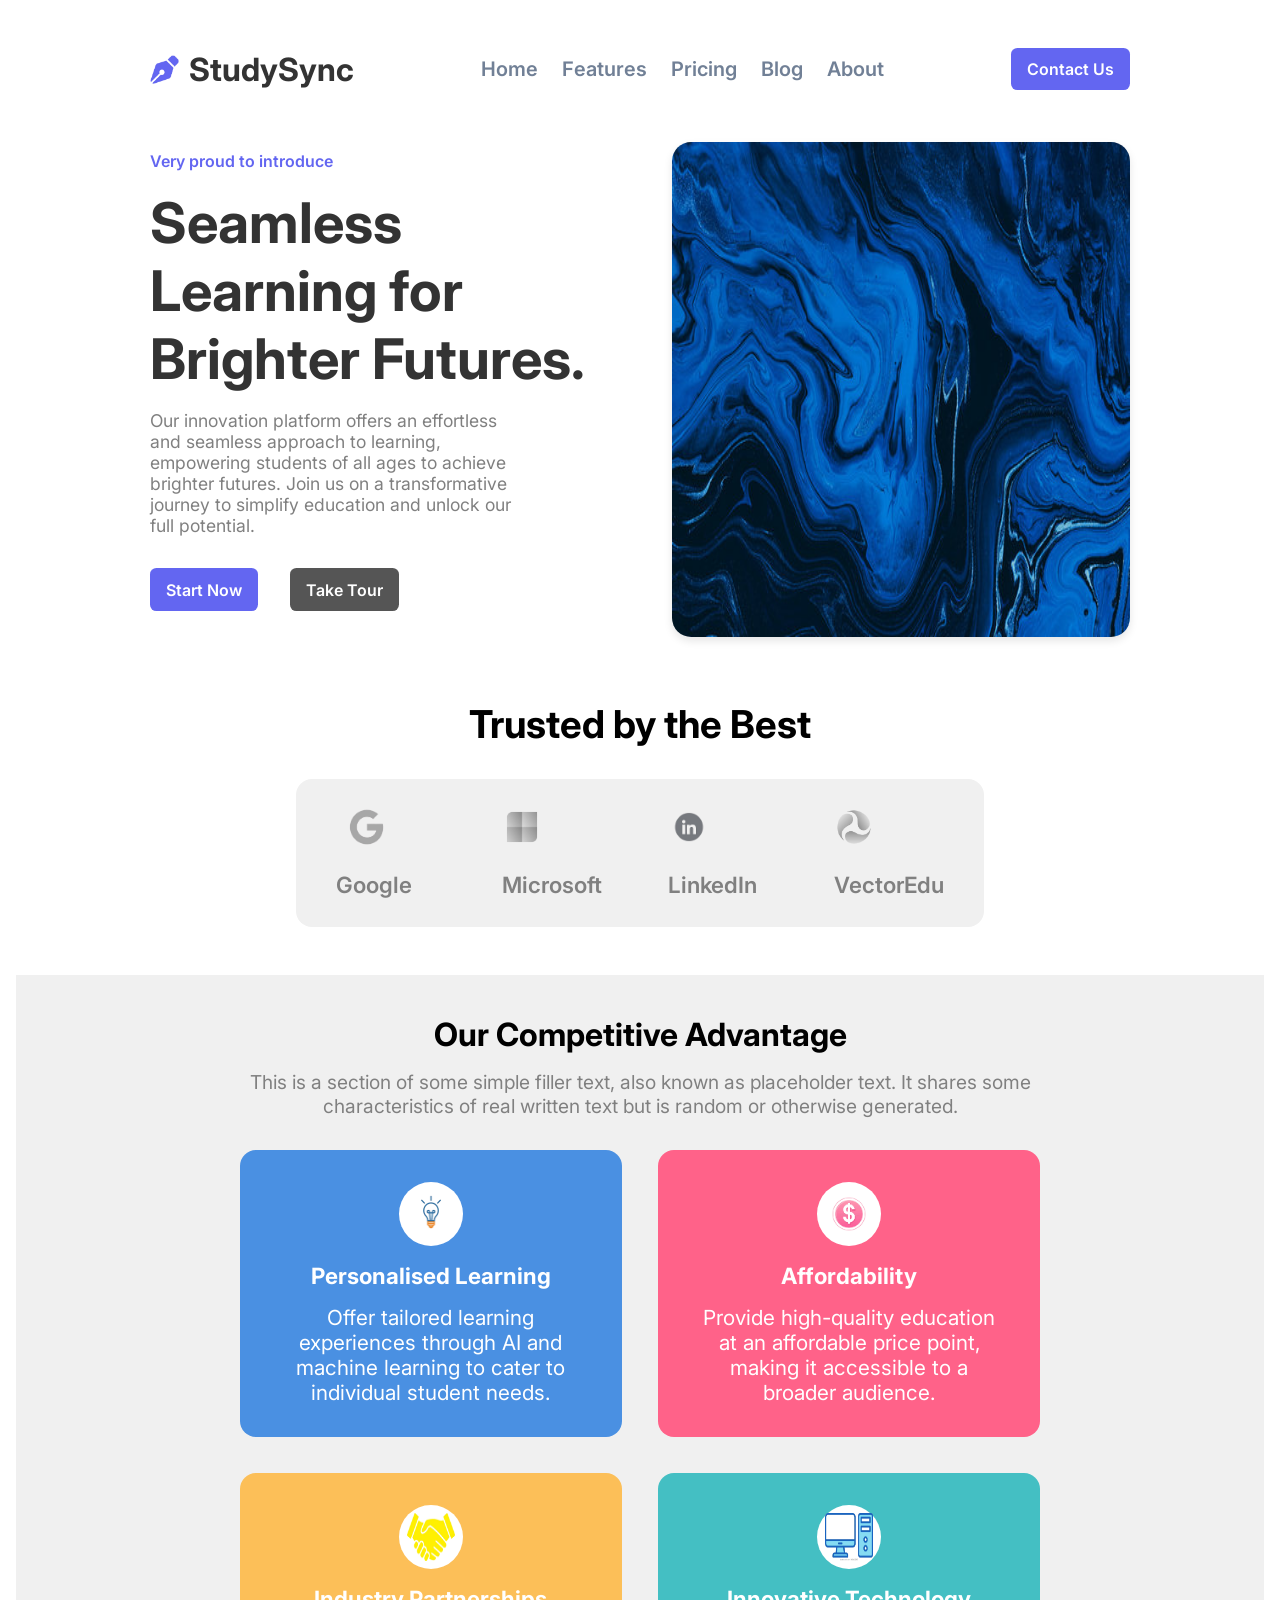
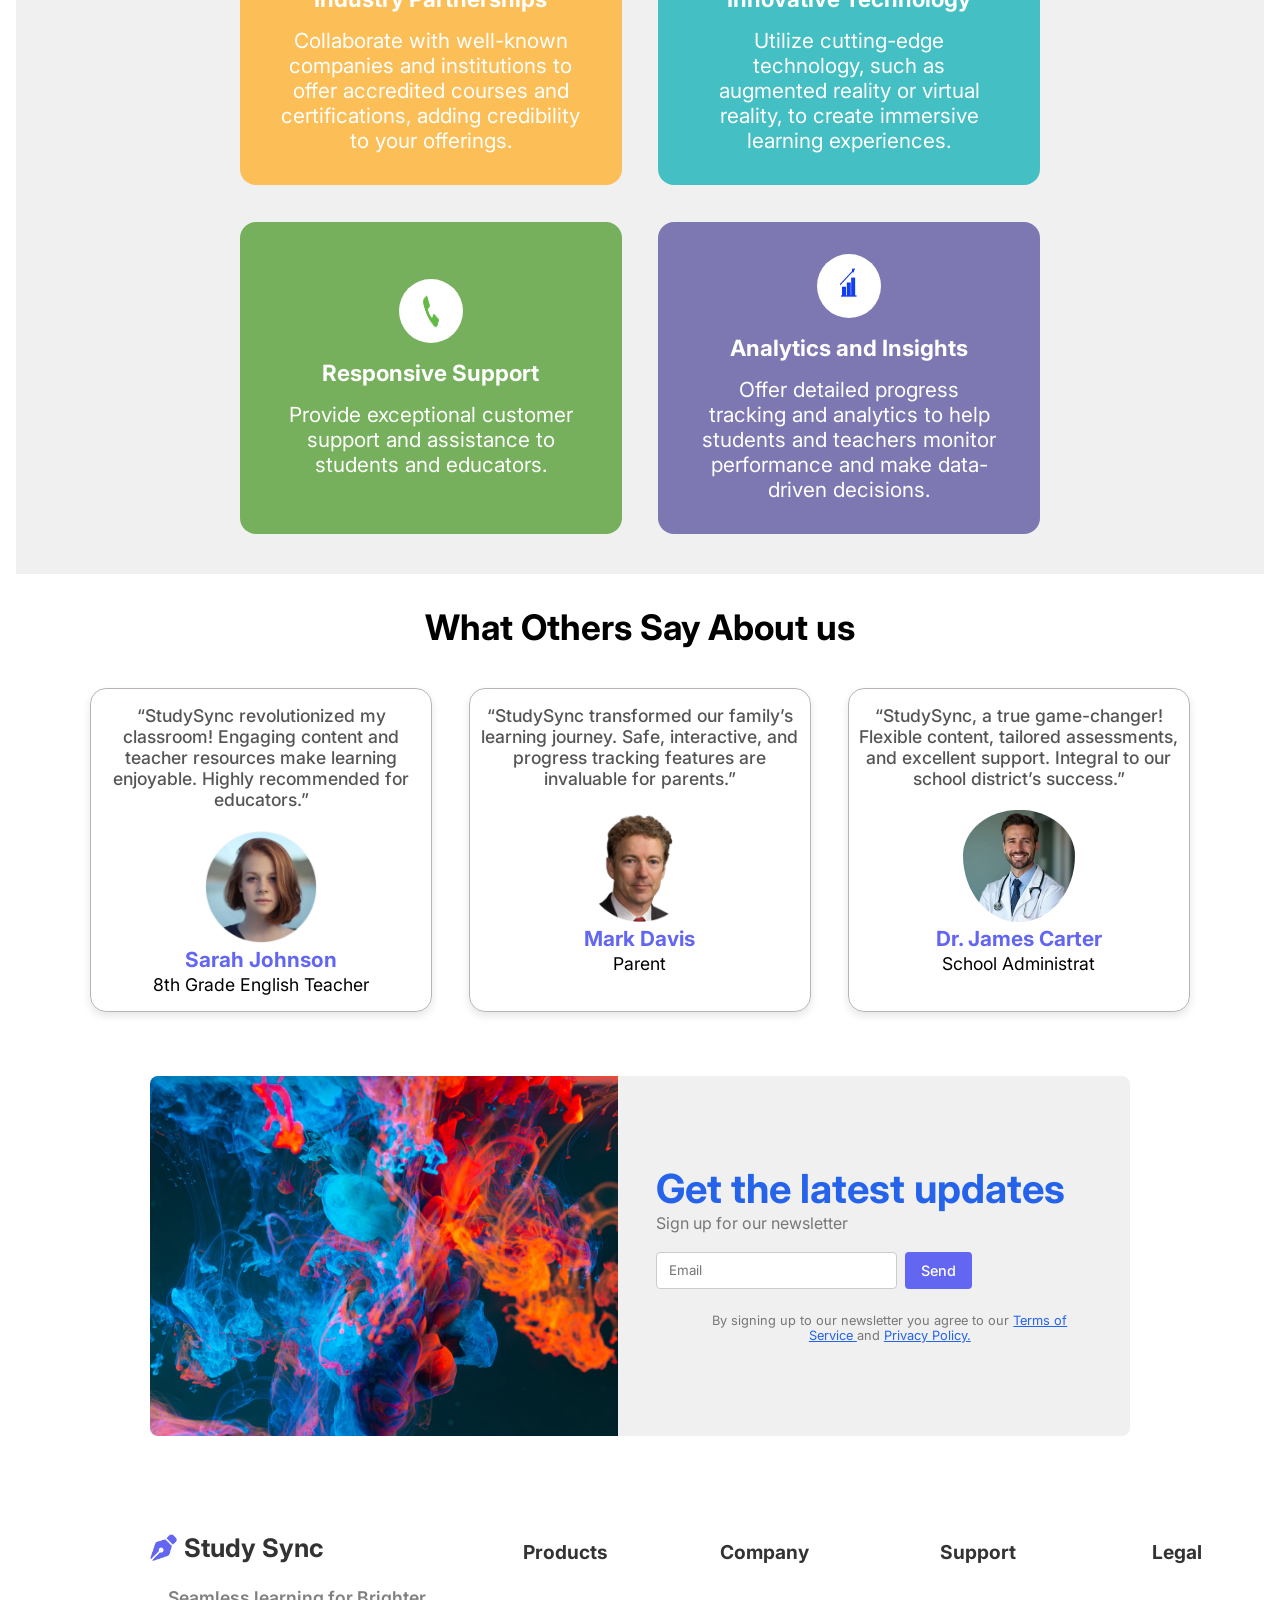
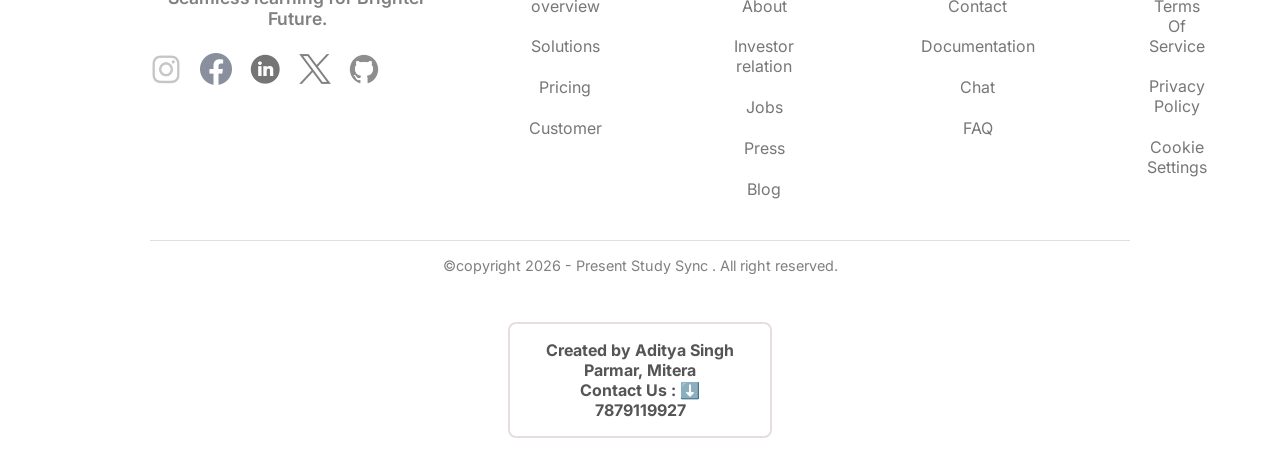
<file: index.html>
<!DOCTYPE html>
<html lang="en">

<head>
    <meta charset="UTF-8">
    <meta name="viewport" content="width=device-width, initial-scale=1.0">

    <title>Study Sync</title>

   <link rel="stylesheet" href="./StudySync.css">
</head>

<body>


    <div class="header">

        <header class="header-content">

            <!-- Logo -->
            <a href="#logo" class="logo">

                <img src="./files/logo/studysync.png"
                    width="21px"
                    alt="logoImage"
                    class="logo-icon">

                <span class="logo-text">StudySync</span>

            </a>


            <!-- Navigation -->
            <nav class="nav">

                <a href="#Home" class="nav-link">Home</a>

                <a href="#Features" class="nav-link">
                    Features
                </a>

                <a href="#Pricing" class="nav-link">
                    Pricing
                </a>

                <a href="#Blog" class="nav-link">
                    Blog
                </a>

                <a href="#About" class="nav-link">
                    About
                </a>

            </nav>


            <!-- Contact Button -->
            <a href="#Contact" class="contact-button">
                Contact Us
            </a>


            <!-- Menu Button -->
            <button class="menu-button">

                <img src="./files/logo/image.png"
                    class="menu-icon"
                    width="20px"
                    alt="Menu button">

            </button>

        </header>

    </div>
</html>
    <div class="content">

        <section class="main-section">


            <!-- Left Content -->

            <div class="left-content">

                <p class="section-label">
                    Very proud to introduce
                </p>


                <h2 class="section-title">
                    Seamless Learning for Brighter Futures.
                </h2>


                <p class="section-describtion">

                    Our innovation platform offers an effortless
                    and seamless approach to learning, empowering
                    students of all ages to achieve brighter futures.

                    Join us on a transformative journey to simplify
                    education and unlock our full potential.

                </p>


                <!-- Buttons -->

                <div class="button-group">

                    <a href="#start" class="start-button">
                        Start Now
                    </a>

                    <a href="#tour" class="tour-button">
                        Take Tour
                    </a>

                </div>

            </div>



            <!-- Right Content -->

            <div class="right-content">

                <div class="image-container">

                    <img src="/files/logo/image content.jpg"
                        class="section-images"
                        alt="content-images">

                </div>

            </div>


        </section>

    </div>

    <div class="company-container">

        <h2 class="company-title">
            Trusted by the Best
        </h2>


        <div class="company-grid">
            
            <div class="company-logo">

                <img src="/files/logo/logo_Google.png"
                    alt="Google"
                    class="img-svg">

                <span class="logo-companytext">
                    Google
                </span>

            </div>

            <div class="company-logo">

                <img src="/files/logo/logo_microsoft.png"
                    alt="Microsoft"
                    class="img-svg">

                <span class="logo-companytext">
                    Microsoft
                </span>

            </div>

            <div class="company-logo">

                <img src="/files/logo/logo_linkedin.png"
                    alt="LinkedIn"
                    class="img-svg">

                <span class="logo-companytext">
                    LinkedIn
                </span>

            </div>

            <div class="company-logo">

                <img src="/files/logo/vector_logo.png"
                    alt="VectorEdu"
                    class="img-svg">

                <span class="logo-companytext">
                    VectorEdu
                </span>

            </div>


        </div>

    </div>

    <div class="feature-container">

        <div class="feature-content">


            <!-- Feature Heading -->

            <div class="feature-info">

                <h2 class="feature-title">
                    Our Competitive Advantage
                </h2>


                <p class="feature-text">

                    This is a section of some simple filler text,
                    also known as placeholder text. It shares some
                    characteristics of real written text but is
                    random or otherwise generated.

                </p>

            </div>



            <!-- ================= FEATURE GRID ================= -->

            <!-- IMPORTANT:
                 Sirf EK feature-grid hai.
                 Iske andar saare 6 cards hain.
            -->

            <div class="feature-grid">
                <!-- ========== CARD 1 ========== -->
                <div class="feature-card">

                    <div class="feature-icon">

                        <img src="/files/logo/feature_bulb.png"
                            class="feature-image"
                            alt="Personalised Learning">

                    </div>


                    <div class="feature-card-info">

                        <div class="feature-card-title">
                            Personalised Learning
                        </div>


                        <div class="feature-card-desc">

                            Offer tailored learning experiences
                            through AI and machine learning to
                            cater to individual student needs.

                        </div>

                    </div>

                </div>



                <!-- ========== CARD 2 ========== -->

                <div class="feature-card">

                    <div class="feature-icon">

                        <img src="/files/logo/feature_money.png"
                            class="feature-image"
                            alt="Affordability">

                    </div>


                    <div class="feature-card-info">

                        <div class="feature-card-title">
                            Affordability
                        </div>


                        <div class="feature-card-desc">

                            Provide high-quality education at
                            an affordable price point, making
                            it accessible to a broader audience.

                        </div>

                    </div>

                </div>



                <!-- ========== CARD 3 ========== -->

                <div class="feature-card">

                    <div class="feature-icon">

                        <img src="/files/logo/feature_handshake.png"
                            class="feature-image"
                            alt="Industry Partnerships">

                    </div>


                    <div class="feature-card-info">

                        <div class="feature-card-title">
                            Industry Partnerships
                        </div>


                        <div class="feature-card-desc">

                            Collaborate with well-known companies
                            and institutions to offer accredited
                            courses and certifications, adding
                            credibility to your offerings.

                        </div>

                    </div>

                </div>



                <!-- ========== CARD 4 ========== -->

                <div class="feature-card">

                    <div class="feature-icon">

                        <img src="/files/logo/feature_desktop.png"
                            class="feature-image"
                            alt="Innovative Technology">

                    </div>


                    <div class="feature-card-info">

                        <div class="feature-card-title">
                            Innovative Technology
                        </div>


                        <div class="feature-card-desc">

                            Utilize cutting-edge technology,
                            such as augmented reality or virtual
                            reality, to create immersive learning
                            experiences.

                        </div>

                    </div>

                </div>



                <!-- ========== CARD 5 ========== -->

                <div class="feature-card">

                    <div class="feature-icon">

                        <img src="/files/logo/feature_phone.png"
                            class="feature-image"
                            alt="Responsive Support">

                    </div>


                    <div class="feature-card-info">

                        <div class="feature-card-title">
                            Responsive Support
                        </div>


                        <div class="feature-card-desc">

                            Provide exceptional customer support
                            and assistance to students and educators.

                        </div>

                    </div>

                </div>



                <!-- ========== CARD 6 ========== -->

                <div class="feature-card">

                    <div class="feature-icon">

                        <img src="features_analytic.png"
                            class="feature-image"
                            alt="Analytics and Insights">

                    </div>


                    <div class="feature-card-info">

                        <div class="feature-card-title">
                            Analytics and Insights
                        </div>


                        <div class="feature-card-desc">

                            Offer detailed progress tracking and
                            analytics to help students and teachers
                            monitor performance and make data-driven
                            decisions.

                        </div>

                    </div>

                </div>


            </div>
            <!-- feature-grid END -->


        </div>
        <!-- feature-content END -->


    </div>



    <div class="testimonial-container">

            <div class="testimonial-content">

                <h3 class="testimonial-main">What Others Say About us </h3>

              <div class="testimonial-grid">


                <!-- card1 -->
                <div class="testimonial-card">

                        <div class="testimonial-text">
                            <p>“StudySync revolutionized my classroom! Engaging content and teacher resources make learning enjoyable. Highly recommended for educators.”</p>
                        </div>

                        <div class="testimonial-avatar">

                            <img src="/files/logo/avatar1.png" class="avatar-img" id="avatar1" alt="">
                        </div>

                        <div class="testimonial-info">

                            <h2 class="testimonial-name">Sarah Johnson</h2>
                            <p class="testimonial-work">8th Grade English Teacher</p>
                        </div>

                </div>


                  <!-- card2 -->
                   <div class="testimonial-card">

                        <div class="testimonial-text">

                            <p>“StudySync transformed our family’s learning journey. Safe, interactive, and progress tracking features are invaluable for parents.”</p>
                        </div>

                        <div class="testimonial-avatar">

                            <img src="/files/logo/avatar2.png" class="avatar-img" id="avatar2" alt="">
                        </div>

                        <div class="testimonial-info">

                            <h2 class="testimonial-name">Mark Davis</h2>
                            <p class="testimonial-work">Parent</p>
                        </div>

                </div>

                <!-- card3 -->

                 <div class="testimonial-card">

                        <div class="testimonial-text">

                            <p>“StudySync, a true game-changer! Flexible content, tailored assessments, and excellent support. Integral to our school district’s success.”</p>
                        </div>

                        <div class="testimonial-avatar">

                            <img src="/files/logo/avatar3.jpg" class="avatar-img" id="avatar3"  alt="">
                        </div>

                        <div class="testimonial-info">

                            <h2 class="testimonial-name">Dr. James Carter</h2>
                            <p class="testimonial-work">School Administrat</p>
                        </div>

                </div>


            </div>

            </div>

    </div>


    <div class="newsletter-container">

        <div class="newsletter-content">

            <div class="left-news">

                <img src="/files/logo/newsImage.png" class="news-image"  alt="">

            </div>

            <div class="right-news">

                <div class="news-info">
                    <h2 class="news-title">
                        Get the latest updates
                    </h2>

                    <p class="news-desc">
                        Sign up for our newsletter
                    </p>
                </div>

                <form class="news-form">

                    <input type="text" placeholder="Email" class="news-Email">

                    <button class="news-send-button">
                        Send
                    </button>

                </form>

                 <div class="privacy-policy" >

                By signing up to our newsletter you agree to our

               <a href="#Terms" class="news-link">
                     Terms of Service
              </a> 
                and 
                <a href="#policy" class="news-link">
                     Privacy Policy.
                </a>

            </div>

            </div>

           

          

        </div>

    </div>

    <div class="footer-container">

        <footer class="footer-content">

                <div class="top-footer">
                    <div class="company-logo">

                        <a href="#" class="company-link">
                            <img src="/files/logo/studysync.png" class="logo-svg" alt="">
                            <h2 class="company-name">Study Sync</h2>       
                        </a>

                        <p class="footer-top-text">Seamless learning for Brighter Future.</p>

                        <div class="socials">
                            <div class="social-link">
                                <a href="#">
                                    <img src="/files/logo/instagram_svg.png" class="social-icon" alt="">
                                </a>

                                <a href="#">
                                    <img src="/files/logo/facebook svg.png" class="social-icon"  alt="">
                                </a>

                                <a href="#">
                                    <img src="/files/logo/linkedin svg.png" class="social-icon" alt="">
                                </a>

                                <a href="#">
                                    <img src="/files/logo/Twittter svg.png" class="social-icon"  alt="">
                                </a>

                                <a href="#">
                                    <img src="/files/logo/Github svg.png" class="social-icon"  alt="">
                                </a>

                            </div>

                        </div>
                    </div>
                </div>

                <div class="footer-grid">
                    <!-- column1 -->

                    <div class="foooter-grid-column">
                        <div class="footer-grid-heading">
                            Products
                        </div>

                        <ul class="footer-grid-link">
                            <li>
                                <a href="#Overview" class="footer-link" >overview</a>
                            </li>

                             <li>
                                <a href="#Solutions" class="footer-link" >Solutions</a>
                            </li>

                             <li>
                                <a href="#Pricing" class="footer-link" >Pricing</a>
                            </li>

                             <li>
                                <a href="#Customer" class="footer-link" >Customer</a>
                            </li>

                        </ul>



                    </div>

                    <!-- column2 -->
                     <div class="foooter-grid-column">
                        <div class="footer-grid-heading">
                            Company
                        </div>

                        <ul class="footer-grid-link">
                            <li>
                                <a href="#About" class="footer-link" >About</a>
                            </li>

                             <li>
                                <a href="#Investor relation" class="footer-link" >Investor relation</a>
                            </li>

                             <li>
                                <a href="#Jobs" class="footer-link" >Jobs</a>
                            </li>

                             <li>
                                <a href="#Press" class="footer-link" >Press</a>
                            </li>

                             <li>
                                <a href="#Blog" class="footer-link" >Blog</a>
                            </li>


                        </ul>



                    </div>


                    <!-- column3 -->
                     <div class="footer-grid-column">
                        <div class="footer-grid-heading">
                            Support
                        </div>

                        <ul class="footer-grid-link">
                            <li>
                                <a href="#Contact" class="footer-link" >Contact</a>
                            </li>

                             <li>
                                <a href="#Documentation" class="footer-link"  >Documentation</a>
                            </li>

                             <li>
                                <a href="#Chat" class="footer-link" >Chat</a>
                            </li>

                             <li>
                                <a href="#FAQ" class="footer-link" >FAQ</a>
                            </li>

                        </ul>

                    </div>
                    


                    <!-- column4 -->

                     <div class="foooter-grid-column">
                        <div class="footer-grid-heading">
                            Legal
                        </div>

                        <ul class="footer-grid-link">
                            <li>
                                <a href="#Terms Of Service" class="footer-link" >Terms Of Service</a>
                            </li>

                             <li>
                                <a href="#Privacy Policy" class="footer-link" >Privacy Policy</a>
                            </li>

                             <li>
                                <a href="#Cookie Settings" class="footer-link" >Cookie Settings</a>
                            </li>

                             
                        </ul>



                    </div>

                </div>
        
        </footer>

        <div class="footer-copyright">
             ©copyright 2026 - Present Study Sync . All right reserved.
             <h2 class="self-intro"> Created by  Aditya Singh Parmar, Mitera  <br>Contact Us : ⬇️ <br> 7879119927</h2>
        </div>

    </div>
   

</body>

</html>
</file>
<file: StudySync.css>
@import url('https://fonts.googleapis.com/css2?family=Inter:wght@100;200;400;500;600;700&display=swap');

:root {
    --primary-color: #6366F1;
    --accent-color: #3f383f;
    --text-color: #333333;
    --link-color: #2563eb;
    --background-color: #ffffff;
    --light-gray: #f0f0f0;
    --gray: #808080;
    --dark-gray: #555;
}

*{
    margin: 0;
    padding: 0;
    font-family: 'Inter', sans-serif;
    text-decoration: none;
}

body{
    height: 100vh;
    text-align: center;
    background-color: var(--background-color);
    padding: 1rem;

}

.header-content{
    max-width: 980px;
    margin: 0 auto;

    display: flex;
    justify-content: space-between;
    align-items: center;
    padding: 1rem;
    margin-top: 1rem;

}

.logo{
    display: flex;
    align-items: center;
    font-size: 2rem;
    color: var(--accent-color);
    font-weight: bold;
    gap: 0.625rem;
    
}

.logo-icon{
  height: 1.8rem;
  width: 1.8rem;
}

.logo-text{
    font-size: 2rem;
    font-weight: bold;
    color: #333333;

}

.nav{
    display: none;
    gap: 1.5rem;

}

@media screen and (min-width:595px) {

    .nav{
        display: flex;
    }
    
}

.nav-link{
    color: #718096;
    font-size: 1.25rem;
    font-weight: 600;
    
}

.nav-link:hover{
    color: var(--link-color);
}

.contact-button {
    display: none;
    border: none;
    border-radius: 0.4rem;
    background-color: var(--primary-color);
    color: var(--background-color);
    padding:  0.7rem 1rem;
    transform: all 0.1s;
    font-size: 1rem;
    font-weight: 600;

}

@media screen and (min-width:595px) {

    .contact-button{
        display: block;
    }
    
}

.contact-button:hover{
    background-color: #5254f8;

}

.menu-button{
    display: none;
    border: none;
    background-color: var(--background-color);
    border-radius: 0.4rem;
    padding-top: 0.6rem;
    font-size: 1rem;
    font-weight: 600;

}

@media screen and (max-width:595px) {

    .menu-button{
        display: block;
    }  
}

.menu-icon{

    height: 1.5rem;
}

.main-section{
    max-width: 980px;
    display: flex;
    flex-direction: column;
    align-items: center;
    gap: 2rem;
    padding: 1rem;
    margin: 0 auto;
    margin-top: 1.2rem;

}

.left-content{
    text-align: center;
    animation: slideFromleft 2s ease forwards;
    opacity: 0;
}

@keyframes slideFromleft {
    0%{
    opacity: 0;
    transform: translateX(-100%);

    }

    100%{
     opacity: 1;
     transform: translateX(0);
    }
}

.section-label{
    font-size: 1.2rem;
    font-weight: 600;
    color:var(--primary-color);
    

}

.section-title{
   font-size: 2.3rem;
   padding: 1.1rem;
   color: var(--text-color);

}

.section-describtion{
    color: var(--gray);
    font-size: 1.1rem;

}

.button-group {
    display: flex;
    justify-content: center;
    align-items: center;
    gap: 2rem;
    margin-top: 1rem;
    padding: 1rem;

}

.start-button,.tour-button {
    border: none;
    border-radius: 0.4rem;
    background-color: var(--primary-color);
    color: var(--background-color);
    padding:  0.7rem 1rem;
    transform: all 0.1s;
    font-size: 1rem;
    font-weight: 600;


}

.start-button:hover{
     background-color: #5254f8;

}

.tour-button {
    background-color: var(--dark-gray);

}

.tour-button:hover{
    background-color: var(--gray);

}

.image-container{
    border: none;
    border-radius: 1.2rem;
    overflow: hidden;
    box-shadow: 0px 4px 8px rgba(0, 0, 0, 0.1);
    height: 50vh;
    /* width: 55vw; */
}

.section-images{
    height: 100%;
    width: 100%;

}

@media screen and (min-width:595px) {

    .main-section{
        flex-direction: row;
    }

    .left-content{
        max-width: 50%;
        text-align: left;
    }

    .section-title{
        padding-left: 0;
    }

    .button-group{
        justify-content: start;
        padding-left: 0;
    }

    .section-label{
        font-size: 1rem;
    }

    .section-title{
        font-size: 3.5rem;
        width: 90%;
    }

    .image-container{
        height: 55vh;
    }

    .section-describtion{
        font-size: 1.1rem;
        color: var(--gray);
        width: 78%;
    }

}

.company-container{
     display: flex;
     flex-direction: column;
     gap: 2rem;
     margin-top: 3rem;
     justify-content: center;
     align-self: center;
     text-align: center; 
     animation: slideFromleft 2s ease;
}

.company-grid{
     display: grid;
     grid-template-columns: repeat(2,1fr);
     border-radius: 1rem;
     border: none;
     gap: 3.5rem;
     padding: 1.8rem 2.5rem;
     background-color: var(--light-gray);
     margin: 0 auto;
     width: fit-content;
     margin-bottom: 3rem;

}

@media screen and (min-width:595px) {
    .company-grid{
        grid-template-columns: repeat(4, 1fr);
    }

    .company-title{
        font-size: 2.4rem;
        font-weight: bold;
    }
    
}

.company-logo{

     display: flex;
     justify-content: center;
     font-size: 1.3rem;
     font-weight: 600;
     color: var(--gray);
     gap: 0.2rem;
     /* text-align: center; */
     align-items: center;

}  

.img-svg{
     height: 1.9em;
}

.logo-companytext{
     font-size: 1.4rem;
     color: var(--gray);

}

.feature-container{
     background-color: var(--light-gray);
     padding: 2.5rem 0rem;
     text-align: center;
 
}

.feature-content{
     max-width: 800px;
     margin: 0 auto;
     padding: 0 2rem;
}

.feature-info{
     display: flex;
     flex-direction: column;
     gap: 1rem;
}

.feature-title{
     font-size: 2rem;

}

.feature-text{
     font-size: 1.2rem;
     color: var(--gray);
}

.feature-grid{
     display: grid;
     gap: 2.3rem;
     grid-template-columns: repeat(2,1fr);
     margin-top: 2rem;
}

@media screen and (max-width:650px){

    .feature-grid{
        grid-template-columns: repeat(1,1fr);
    } 

}

.feature-card{
     display: flex;
     flex-direction: column;
     justify-content: center;
     align-items: center;
     gap: 1rem;
     background-color: #3f67bc;
     padding: 2rem  2.5rem ;
     border-radius: 1rem;
}



.feature-card-info{
     display: flex;
     flex-direction: column;
     gap: 1rem;

}
.feature-image{
     height: 3rem;
     width: 3rem;
}

.feature-icon{
     background-color: var(--background-color);
     height: 4rem;
     width: 4rem;
     border-radius: 50%;
     display: flex;
     justify-content: center;
     align-items: center;

}

.feature-card-title{
     color: white;
     font-size: 1.4rem;
     font-weight: bold;

}

.feature-card-desc{
     color: white;
     font-size: 1.3rem;
    
}

.feature-card:nth-child(1){
     background-color: #4a90e2;

}

.feature-card:nth-child(2){
     background-color: #ff6289;

}


.feature-card:nth-child(3){
     background-color: #fcbf58;

}

.feature-card:nth-child(4){
     background-color: #44bfc3;

}

.feature-card:nth-child(5){
     background-color: #77b05d;

}

.feature-card:nth-child(6){
     background-color: #7d78b1;

}

.testimonial-container{
     background-color: var(--background-color);
     padding: 2rem ;
     margin: 0 auto;
     text-align: center;
     max-width: 1100px;

}

.testimonial-main{
     font-size: 2.2rem;
     padding-bottom: 0.5rem;
     font-weight: 700;

}

.testimonial-content{
     display: flex;
     flex-direction: column;
     /* justify-content: center; */
     gap: 2rem;

}

.testimonial-grid{
     display: grid;
     grid-template-columns: repeat(3,1fr);
     gap: 2.3rem;

}

@media screen and (max-width:750px) {
    .testimonial-grid{
         grid-template-columns: repeat(2,1fr);

    }
    
}

@media screen and (max-width:550px) {
    .testimonial-grid{
         grid-template-columns: repeat(1,1fr);

    }
    
}

.testimonial-card{
     display: flex;
     flex-direction: column;
     /* gap: 1.2rem; */
     border: 1px solid rgb(186, 179, 179);
     border-radius: 1rem;
     box-shadow: 0px 4px 8px rgba(0, 0, 0, 0.1);
     padding: 1rem 0.4rem;
     transition: transform  0.3s ease , box-shadow 0.3s ease;
}

.testimonial-card:hover{
     transform: scale(1.1);
      box-shadow: 0px 4px 8px rgba(0, 0, 0, 0.2);
     border: 1px solid blue;
}


.avatar-img{
     height: 7rem;
     width: 7rem;
     padding-top: 1.3rem;

}

.testimonial-text{
     font-size: 1.1rem;
     font-weight: 500;
     color:#555;

}

#avatar3{
     border-radius: 50%;
   
}

.testimonial-name{
     font-size: 1.3rem;
     color: var(--primary-color);
     margin-bottom: 0.1rem;

}

.testimonial-work {
     font-size: 1.1rem;

}


.newsletter-container {

     background-color: var(--background-color);
     max-width: 2000px;
    
     height: 40vh;

}

.newsletter-content{
     max-width: 980px;
     background-color:var(--light-gray);
     margin: 0 auto;

     display: flex;
     flex-direction: row;
     gap: 2rem;
     height: 100%;
     border-radius: 8px;
     overflow: hidden;

}

.left-news{
     height: 100%;
     width: 50%;
     position: relative;
     display: none;

}

.news-image{
     position: absolute;
     inset: 0;
     height: 100%;
     width: 100%;
     object-fit: cover;
     object-position:center;
    
}

@media screen and (min-width:530px){
    .left-news{
        display: block;
    }
    
    .newsletter-container{
        padding: 2rem;
    }

    .left-news{
        width: 50%;

    }

    .right-news{
        width: 50%;
    }
}

.right-news{
     display: flex;
     flex-direction: column;
     gap: 1.2rem;
     justify-content: center;
     align-items: flex-start;
     width: 50%;
     padding: 0.4rem;

}

.news-title{
     font-size: 1.8rem;
     color: var(--link-color);
     font-weight: bold;

}

.news-desc{
     text-align: left;
     color: #777;

}

.news-form{
     display: flex;
     flex-wrap: wrap;
    
     gap: 0.5rem;
   

}

@media  screen and (min-width:530px) {
    .news-title{
        font-size: 2.5rem;

    }

}

.news-Email{
     outline: none;
     padding: 0.6rem 0.75rem;
     background-color: var(--background-color);
     border: 1px solid #ccc;
     /* width: 100%; */
     border-radius: 4px;
     color: #333;
    

}

.news-Email:focus {
     border-color: #2563eb;
     box-shadow: 0 4px 8px rgba(0,0,0,0.4);

}

.news-send-button{
     color: var(--background-color);
     background-color: var(--primary-color);
     border: none;
     border-radius: 0.25rem;
     padding: 0.5rem 1rem;
     font-weight: 500;
     font-size: 0.9rem;
}

.news-send-button:hover{
     background-color: var(--link-color);

}

.privacy-policy {
     padding: 0.3rem 3rem;
     font-size: 0.8rem;
     color: #777;

}

.news-link{
     text-decoration: underline;
     color: #2563eb;

}

.footer-container {
     background-color: var(--background-color);
     padding: 4rem;
     max-width: 980px;
     margin: 0 auto;

     display: flex;
     flex-direction: column;

}

.footer-content {
     max-width: 980px;
     /* margin: 0 auto;  */
     display: flex;
     /* flex-direction: row; */
     justify-content: space-between;
     

}
.top-footer{
     width: 30%;
     display: flex;
     flex-direction: column;
    
}

.company-logo{
     display: flex;
     flex-direction: column;
     justify-content: center;
     align-items: self-start;
     gap: 1.5rem;
    
}

.company-link {
     display: flex;
     flex-direction: row;
     gap: 0.4rem;
     justify-content: center;
     align-items: center;
     text-align: center;
}

.footer-top-text{
     color: var(--gray);
     font-size: 1.1rem;
   

}

.social-icon{

     height: 2rem;
     width: 2rem; 
    
}

.logo-svg{
     height: 1.7rem;
     width: 1.7rem;

}

.company-name{
     font-size: 1.6rem;
     color: var(--text-color);
     font-weight: bold;
}



.social-link{
     display: flex;
     flex-direction: row;
     gap: 1.1rem;

}

.footer-grid{
     display: grid;
     grid-template-columns: repeat(4,1fr);
     grid-gap: 7rem;
     padding: 0.5rem 1.2rem;
     width: 60%;

}

.footer-grid-heading{
     font-size: 1.2rem;
     font-weight: bold;
     color: var(--text-color);

}

ul{
     list-style-type: none;

}

.footer-grid-heading{
     margin-bottom: 2rem;

}

.footer-grid-link{
     display: grid;
     row-gap: 1.3rem;

}

.footer-link{
     color: #777;
     font-size: 1rem;

}

.footer-copyright{
     color:var(--gray);
     font-size: 0.9rem;
      margin-top: 2.1rem;
     padding-top: 1rem;
      border-top: 1px solid rgb(230, 221, 221);

     display: flex;
     flex-direction: column;
     justify-content: center;
     align-items: center;
      margin-bottom: -3rem;

}

.self-intro{
      margin-top: 1.9rem;
     font-size: 1rem;
      border: 2px solid rgb(230, 221, 221) ;
     color: var(--dark-gray);
     padding: 1rem 2rem;
     width: 20%;
     border-radius: 8px;
     margin-top: 3rem;
     
}

@media  screen and (max-width:880px) {
    .footer-content{
        flex-direction: column;
        align-items: center;
    }

    .top-footer{
        padding-left: 9rem;
    }

    .footer-grid{
        align-self: center;
        justify-content: space-evenly;
    }
    
}

@media screen and (max-width:700px){

    .top-footer{
        padding-left: 3rem;
    }

    .footer-grid{
            grid-template-columns: repeat(2,1fr);
            margin-right: 6rem;
    }

    .self-intro{
        width: 50%;
  
    }
    
}
</file>
